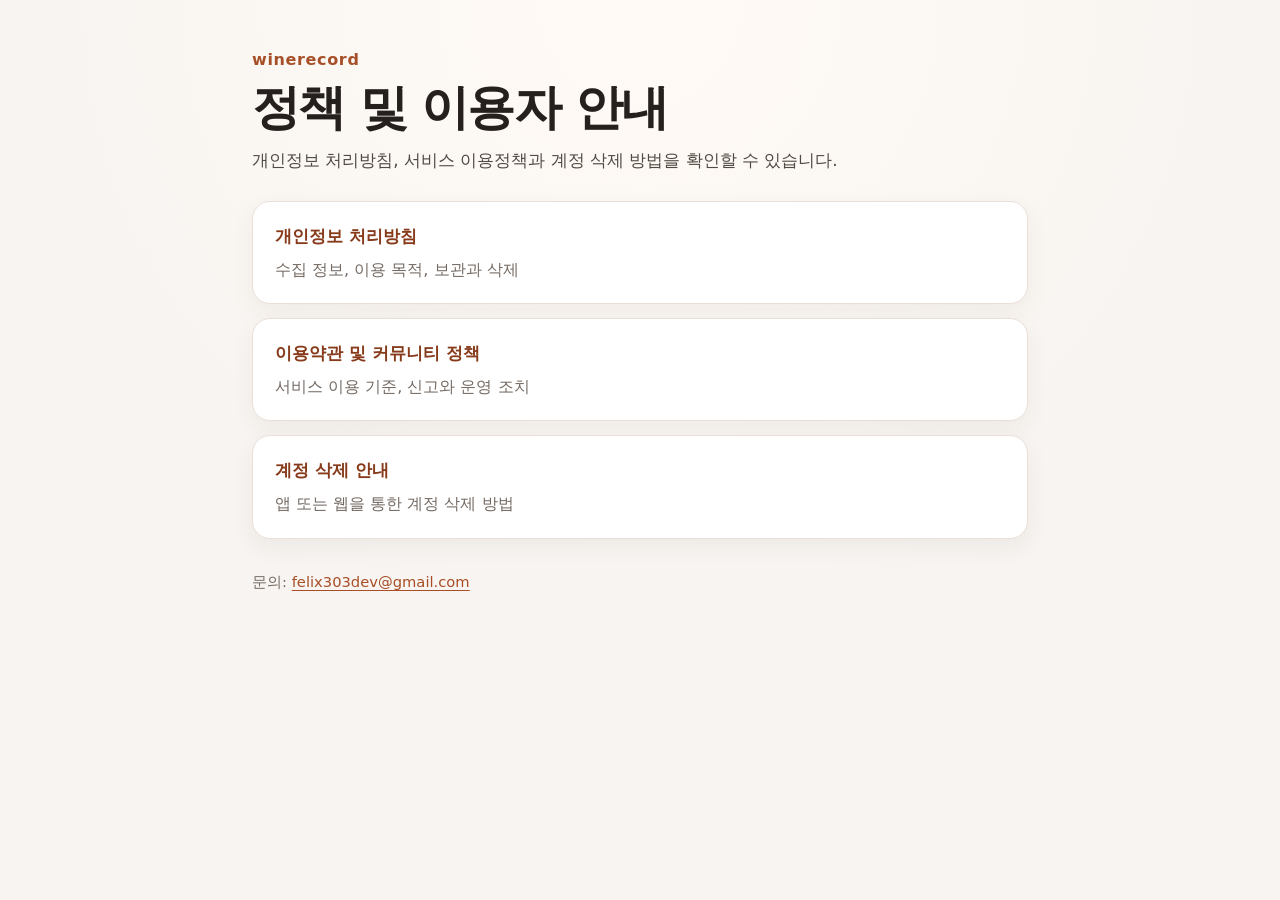
<file: index.html>
<!doctype html>
<html lang="ko">
<head>
  <meta charset="utf-8">
  <meta name="viewport" content="width=device-width,initial-scale=1">
  <meta name="description" content="winerecord 정책 및 계정 삭제 안내">
  <title>winerecord 정책 안내</title>
  <link rel="icon" type="image/png" href="favicon.png">
  <link rel="stylesheet" href="legal.css">
</head>
<body>
  <main>
    <header class="hero">
      <p class="eyebrow">winerecord</p>
      <h1>정책 및 이용자 안내</h1>
      <p class="lead">개인정보 처리방침, 서비스 이용정책과 계정 삭제 방법을 확인할 수 있습니다.</p>
    </header>
    <nav class="policy-grid" aria-label="정책 문서">
      <a class="policy-link" href="privacy.html">
        <strong>개인정보 처리방침</strong>
        <span>수집 정보, 이용 목적, 보관과 삭제</span>
      </a>
      <a class="policy-link" href="terms.html">
        <strong>이용약관 및 커뮤니티 정책</strong>
        <span>서비스 이용 기준, 신고와 운영 조치</span>
      </a>
      <a class="policy-link" href="delete-account.html">
        <strong>계정 삭제 안내</strong>
        <span>앱 또는 웹을 통한 계정 삭제 방법</span>
      </a>
    </nav>
    <footer>
      <p>문의: <a href="mailto:felix303dev@gmail.com">felix303dev@gmail.com</a></p>
    </footer>
  </main>
</body>
</html>
</file>
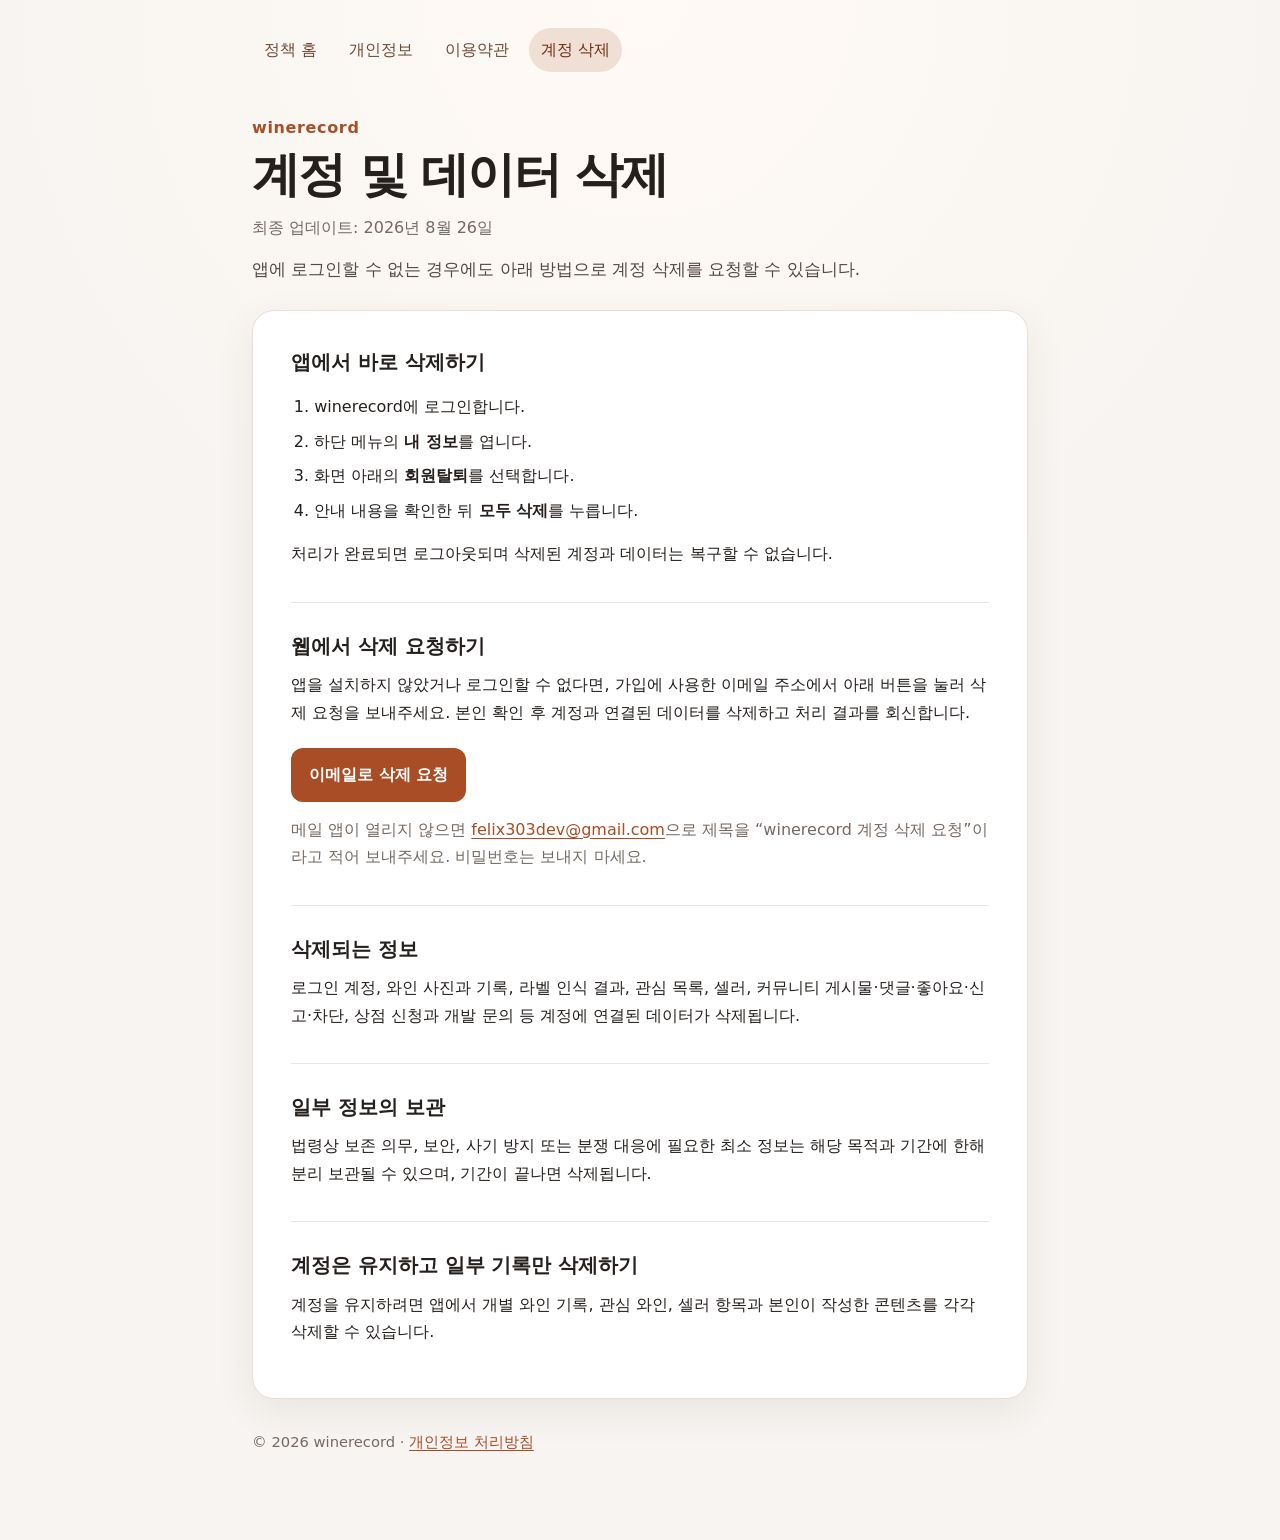
<file: delete-account.html>
<!doctype html>
<html lang="ko">
<head>
  <meta charset="utf-8">
  <meta name="viewport" content="width=device-width,initial-scale=1">
  <meta name="description" content="winerecord 계정 및 관련 데이터 삭제 안내">
  <title>winerecord 계정 삭제 안내</title>
  <link rel="icon" type="image/png" href="favicon.png">
  <link rel="stylesheet" href="legal.css">
</head>
<body>
  <main>
    <nav class="top-nav" aria-label="정책 문서 이동">
      <a href="index.html">정책 홈</a>
      <a href="privacy.html">개인정보</a>
      <a href="terms.html">이용약관</a>
      <a aria-current="page" href="delete-account.html">계정 삭제</a>
    </nav>
    <header class="hero">
      <p class="eyebrow">winerecord</p>
      <h1>계정 및 데이터 삭제</h1>
      <p class="date">최종 업데이트: 2026년 8월 26일</p>
      <p class="lead">앱에 로그인할 수 없는 경우에도 아래 방법으로 계정 삭제를 요청할 수 있습니다.</p>
    </header>
    <article class="card legal-content">
      <section>
        <h2>앱에서 바로 삭제하기</h2>
        <ol>
          <li>winerecord에 로그인합니다.</li>
          <li>하단 메뉴의 <strong>내 정보</strong>를 엽니다.</li>
          <li>화면 아래의 <strong>회원탈퇴</strong>를 선택합니다.</li>
          <li>안내 내용을 확인한 뒤 <strong>모두 삭제</strong>를 누릅니다.</li>
        </ol>
        <p>처리가 완료되면 로그아웃되며 삭제된 계정과 데이터는 복구할 수 없습니다.</p>
      </section>
      <section id="request">
        <h2>웹에서 삭제 요청하기</h2>
        <p>앱을 설치하지 않았거나 로그인할 수 없다면, 가입에 사용한 이메일 주소에서 아래 버튼을 눌러 삭제 요청을 보내주세요. 본인 확인 후 계정과 연결된 데이터를 삭제하고 처리 결과를 회신합니다.</p>
        <p class="actions"><a class="button" href="mailto:felix303dev@gmail.com?subject=winerecord%20계정%20삭제%20요청&amp;body=가입에%20사용한%20이메일%20주소에서%20보냅니다.%0A%0Awinerecord%20계정과%20연결된%20데이터의%20삭제를%20요청합니다.">이메일로 삭제 요청</a></p>
        <p class="hint">메일 앱이 열리지 않으면 <a href="mailto:felix303dev@gmail.com">felix303dev@gmail.com</a>으로 제목을 “winerecord 계정 삭제 요청”이라고 적어 보내주세요. 비밀번호는 보내지 마세요.</p>
      </section>
      <section>
        <h2>삭제되는 정보</h2>
        <p>로그인 계정, 와인 사진과 기록, 라벨 인식 결과, 관심 목록, 셀러, 커뮤니티 게시물·댓글·좋아요·신고·차단, 상점 신청과 개발 문의 등 계정에 연결된 데이터가 삭제됩니다.</p>
      </section>
      <section>
        <h2>일부 정보의 보관</h2>
        <p>법령상 보존 의무, 보안, 사기 방지 또는 분쟁 대응에 필요한 최소 정보는 해당 목적과 기간에 한해 분리 보관될 수 있으며, 기간이 끝나면 삭제됩니다.</p>
      </section>
      <section>
        <h2>계정은 유지하고 일부 기록만 삭제하기</h2>
        <p>계정을 유지하려면 앱에서 개별 와인 기록, 관심 와인, 셀러 항목과 본인이 작성한 콘텐츠를 각각 삭제할 수 있습니다.</p>
      </section>
    </article>
    <footer><p>© 2026 winerecord · <a href="privacy.html">개인정보 처리방침</a></p></footer>
  </main>
</body>
</html>
</file>
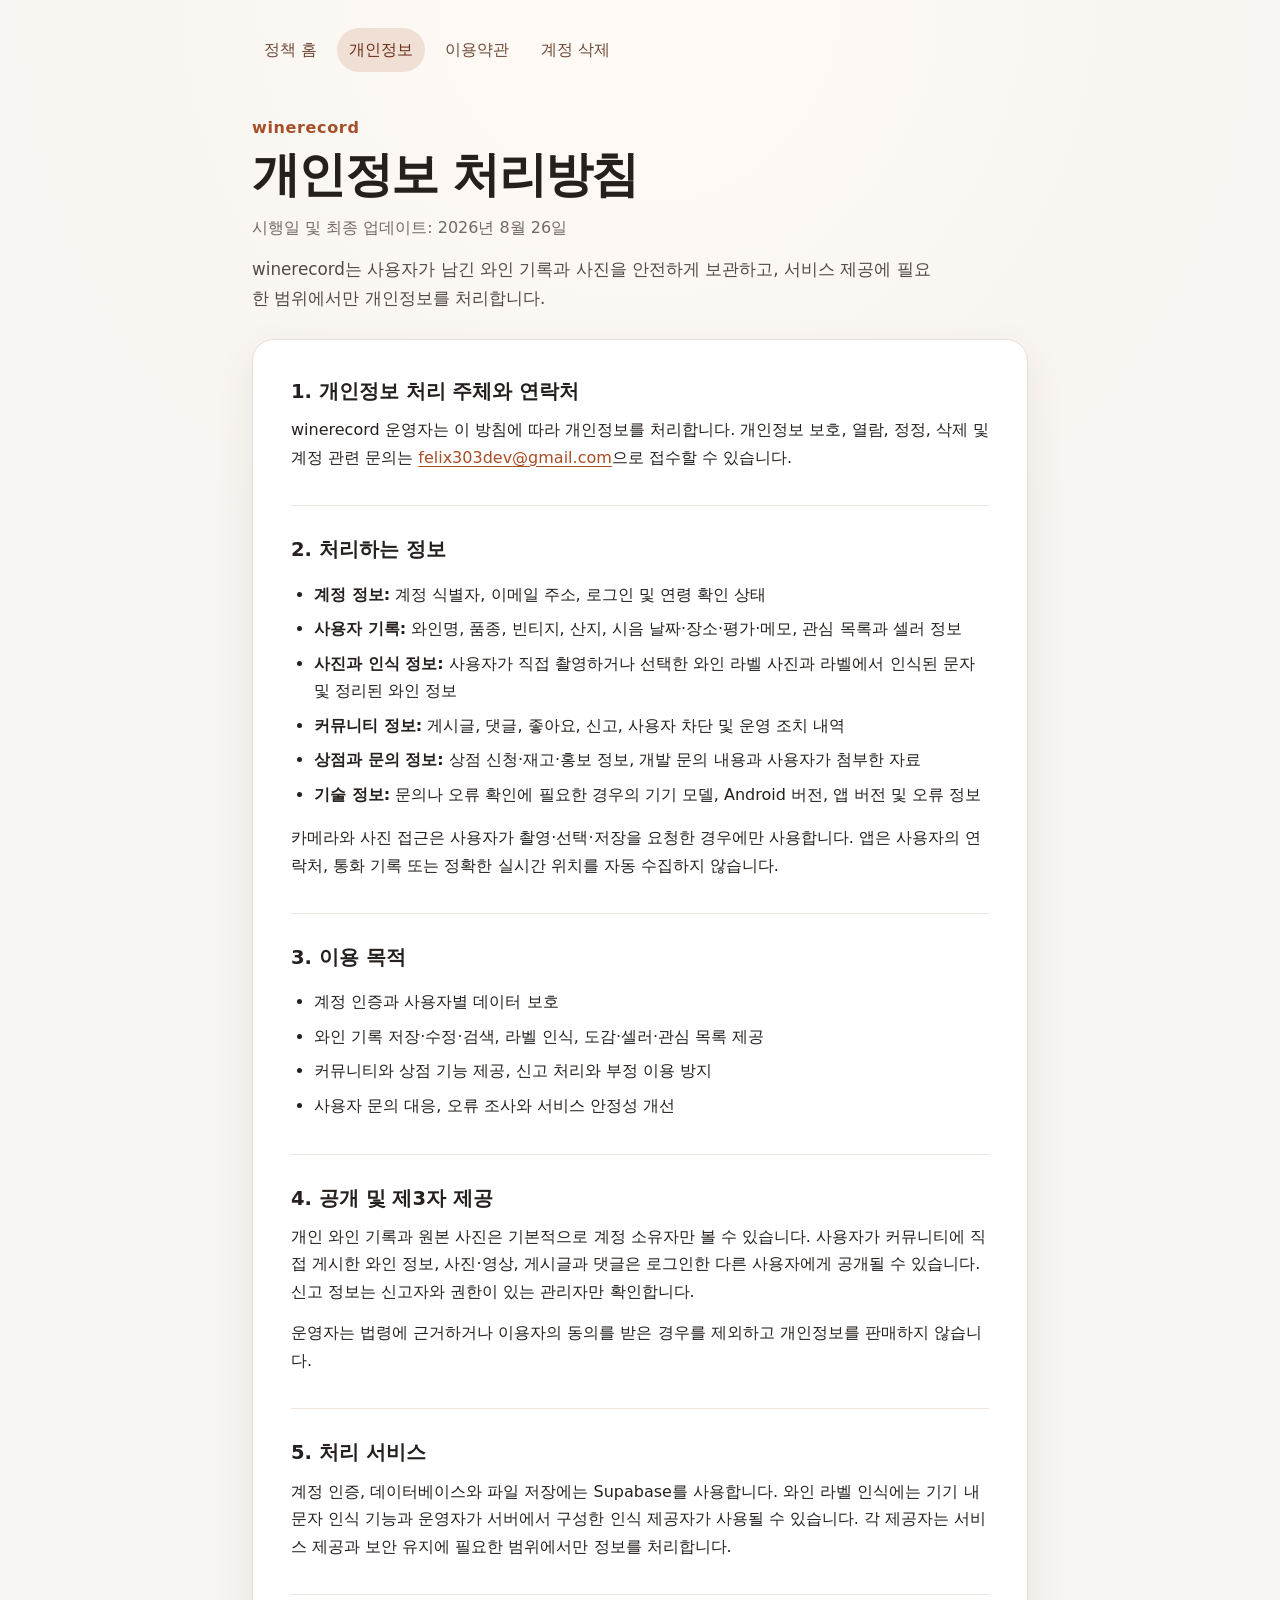
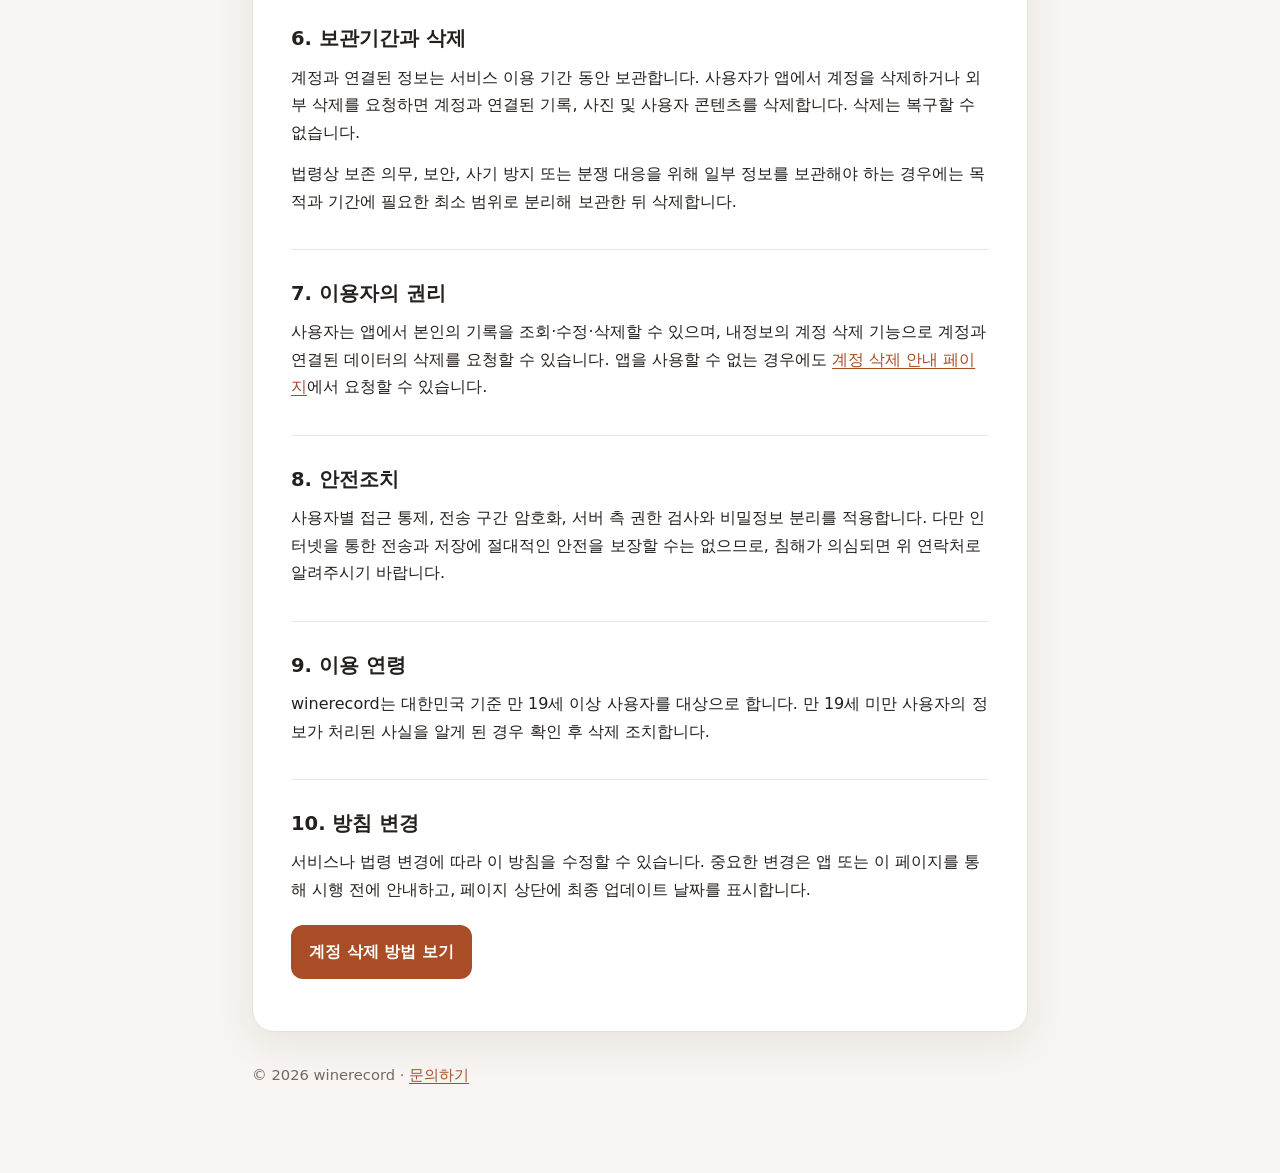
<file: privacy.html>
<!doctype html>
<html lang="ko">
<head>
  <meta charset="utf-8">
  <meta name="viewport" content="width=device-width,initial-scale=1">
  <meta name="description" content="winerecord 개인정보 처리방침">
  <title>winerecord 개인정보 처리방침</title>
  <link rel="icon" type="image/png" href="favicon.png">
  <link rel="stylesheet" href="legal.css">
</head>
<body>
  <main>
    <nav class="top-nav" aria-label="정책 문서 이동">
      <a href="index.html">정책 홈</a>
      <a aria-current="page" href="privacy.html">개인정보</a>
      <a href="terms.html">이용약관</a>
      <a href="delete-account.html">계정 삭제</a>
    </nav>
    <header class="hero">
      <p class="eyebrow">winerecord</p>
      <h1>개인정보 처리방침</h1>
      <p class="date">시행일 및 최종 업데이트: 2026년 8월 26일</p>
      <p class="lead">winerecord는 사용자가 남긴 와인 기록과 사진을 안전하게 보관하고, 서비스 제공에 필요한 범위에서만 개인정보를 처리합니다.</p>
    </header>
    <article class="card legal-content">
      <section>
        <h2>1. 개인정보 처리 주체와 연락처</h2>
        <p>winerecord 운영자는 이 방침에 따라 개인정보를 처리합니다. 개인정보 보호, 열람, 정정, 삭제 및 계정 관련 문의는 <a href="mailto:felix303dev@gmail.com">felix303dev@gmail.com</a>으로 접수할 수 있습니다.</p>
      </section>
      <section>
        <h2>2. 처리하는 정보</h2>
        <ul>
          <li><strong>계정 정보:</strong> 계정 식별자, 이메일 주소, 로그인 및 연령 확인 상태</li>
          <li><strong>사용자 기록:</strong> 와인명, 품종, 빈티지, 산지, 시음 날짜·장소·평가·메모, 관심 목록과 셀러 정보</li>
          <li><strong>사진과 인식 정보:</strong> 사용자가 직접 촬영하거나 선택한 와인 라벨 사진과 라벨에서 인식된 문자 및 정리된 와인 정보</li>
          <li><strong>커뮤니티 정보:</strong> 게시글, 댓글, 좋아요, 신고, 사용자 차단 및 운영 조치 내역</li>
          <li><strong>상점과 문의 정보:</strong> 상점 신청·재고·홍보 정보, 개발 문의 내용과 사용자가 첨부한 자료</li>
          <li><strong>기술 정보:</strong> 문의나 오류 확인에 필요한 경우의 기기 모델, Android 버전, 앱 버전 및 오류 정보</li>
        </ul>
        <p>카메라와 사진 접근은 사용자가 촬영·선택·저장을 요청한 경우에만 사용합니다. 앱은 사용자의 연락처, 통화 기록 또는 정확한 실시간 위치를 자동 수집하지 않습니다.</p>
      </section>
      <section>
        <h2>3. 이용 목적</h2>
        <ul>
          <li>계정 인증과 사용자별 데이터 보호</li>
          <li>와인 기록 저장·수정·검색, 라벨 인식, 도감·셀러·관심 목록 제공</li>
          <li>커뮤니티와 상점 기능 제공, 신고 처리와 부정 이용 방지</li>
          <li>사용자 문의 대응, 오류 조사와 서비스 안정성 개선</li>
        </ul>
      </section>
      <section>
        <h2>4. 공개 및 제3자 제공</h2>
        <p>개인 와인 기록과 원본 사진은 기본적으로 계정 소유자만 볼 수 있습니다. 사용자가 커뮤니티에 직접 게시한 와인 정보, 사진·영상, 게시글과 댓글은 로그인한 다른 사용자에게 공개될 수 있습니다. 신고 정보는 신고자와 권한이 있는 관리자만 확인합니다.</p>
        <p>운영자는 법령에 근거하거나 이용자의 동의를 받은 경우를 제외하고 개인정보를 판매하지 않습니다.</p>
      </section>
      <section>
        <h2>5. 처리 서비스</h2>
        <p>계정 인증, 데이터베이스와 파일 저장에는 Supabase를 사용합니다. 와인 라벨 인식에는 기기 내 문자 인식 기능과 운영자가 서버에서 구성한 인식 제공자가 사용될 수 있습니다. 각 제공자는 서비스 제공과 보안 유지에 필요한 범위에서만 정보를 처리합니다.</p>
      </section>
      <section>
        <h2>6. 보관기간과 삭제</h2>
        <p>계정과 연결된 정보는 서비스 이용 기간 동안 보관합니다. 사용자가 앱에서 계정을 삭제하거나 외부 삭제를 요청하면 계정과 연결된 기록, 사진 및 사용자 콘텐츠를 삭제합니다. 삭제는 복구할 수 없습니다.</p>
        <p>법령상 보존 의무, 보안, 사기 방지 또는 분쟁 대응을 위해 일부 정보를 보관해야 하는 경우에는 목적과 기간에 필요한 최소 범위로 분리해 보관한 뒤 삭제합니다.</p>
      </section>
      <section>
        <h2>7. 이용자의 권리</h2>
        <p>사용자는 앱에서 본인의 기록을 조회·수정·삭제할 수 있으며, 내정보의 계정 삭제 기능으로 계정과 연결된 데이터의 삭제를 요청할 수 있습니다. 앱을 사용할 수 없는 경우에도 <a href="delete-account.html">계정 삭제 안내 페이지</a>에서 요청할 수 있습니다.</p>
      </section>
      <section>
        <h2>8. 안전조치</h2>
        <p>사용자별 접근 통제, 전송 구간 암호화, 서버 측 권한 검사와 비밀정보 분리를 적용합니다. 다만 인터넷을 통한 전송과 저장에 절대적인 안전을 보장할 수는 없으므로, 침해가 의심되면 위 연락처로 알려주시기 바랍니다.</p>
      </section>
      <section>
        <h2>9. 이용 연령</h2>
        <p>winerecord는 대한민국 기준 만 19세 이상 사용자를 대상으로 합니다. 만 19세 미만 사용자의 정보가 처리된 사실을 알게 된 경우 확인 후 삭제 조치합니다.</p>
      </section>
      <section>
        <h2>10. 방침 변경</h2>
        <p>서비스나 법령 변경에 따라 이 방침을 수정할 수 있습니다. 중요한 변경은 앱 또는 이 페이지를 통해 시행 전에 안내하고, 페이지 상단에 최종 업데이트 날짜를 표시합니다.</p>
      </section>
      <p class="actions"><a class="button" href="delete-account.html">계정 삭제 방법 보기</a></p>
    </article>
    <footer><p>© 2026 winerecord · <a href="mailto:felix303dev@gmail.com">문의하기</a></p></footer>
  </main>
</body>
</html>
</file>
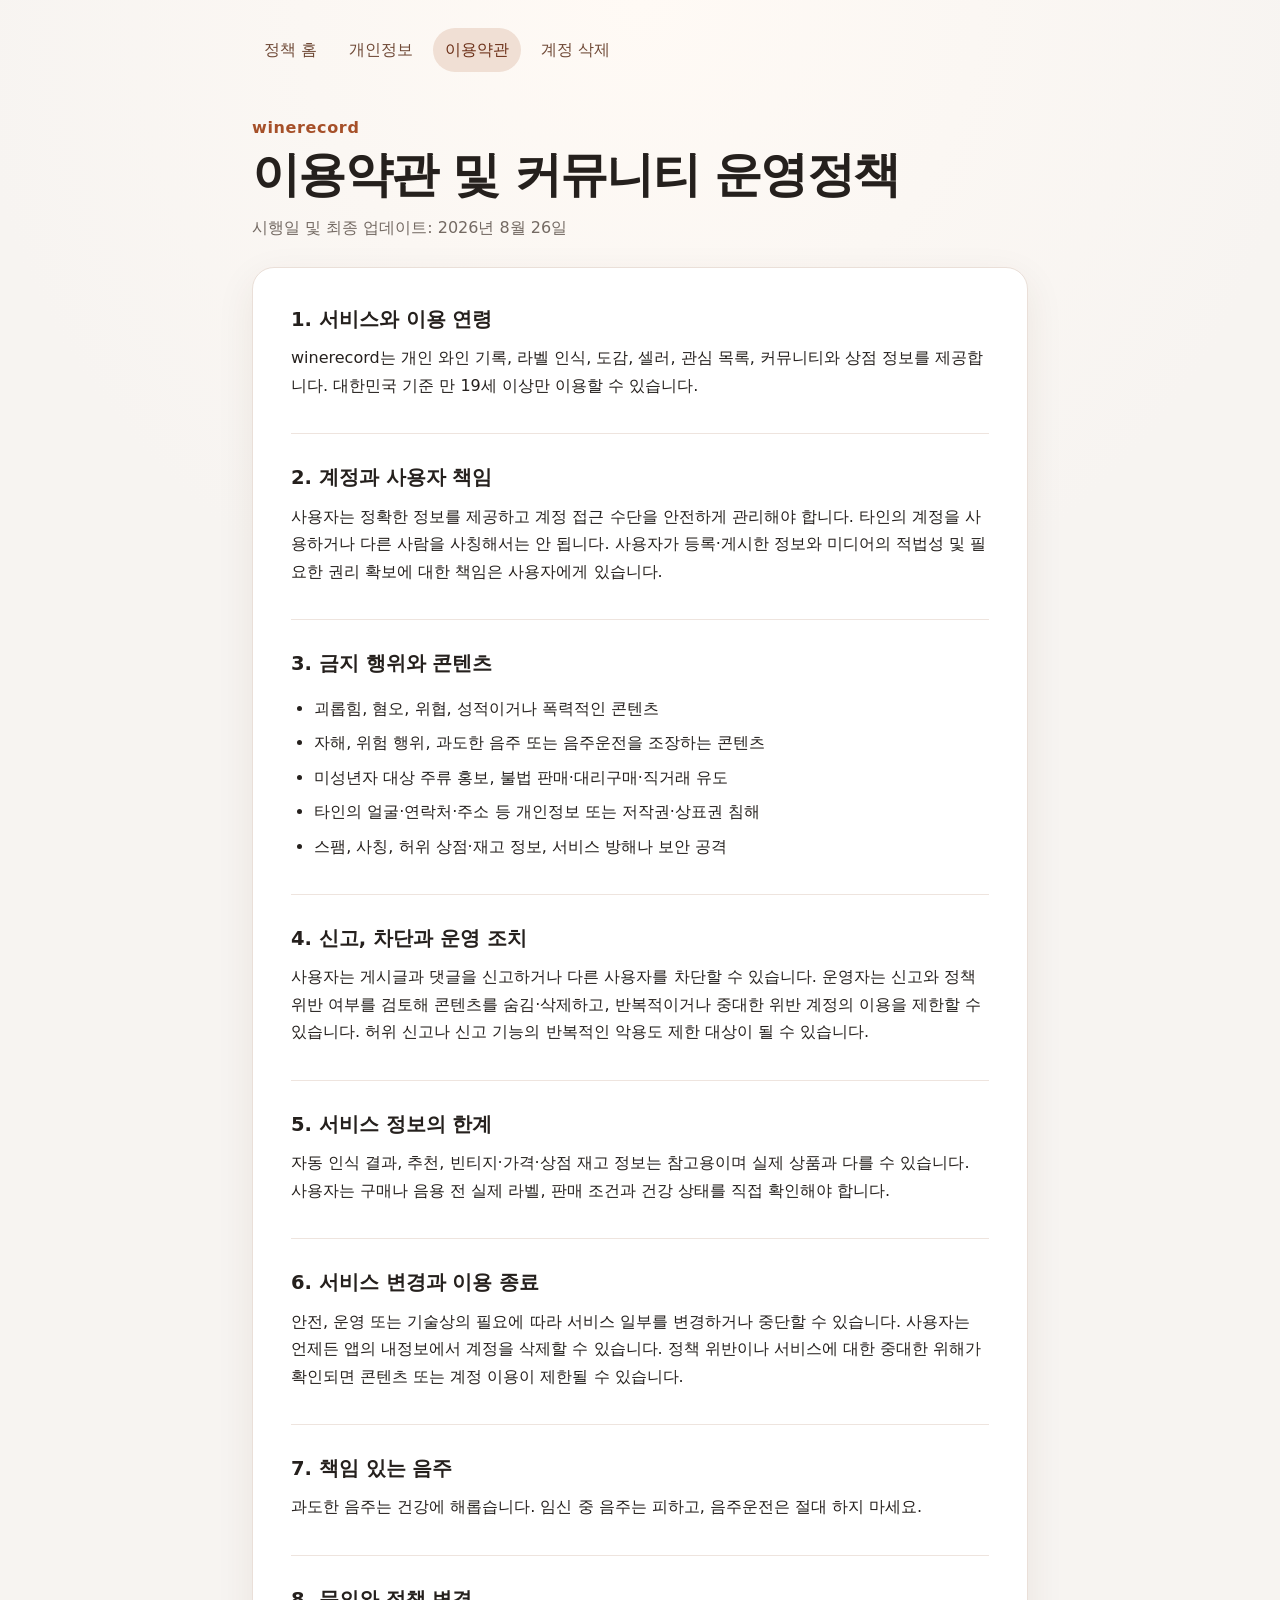
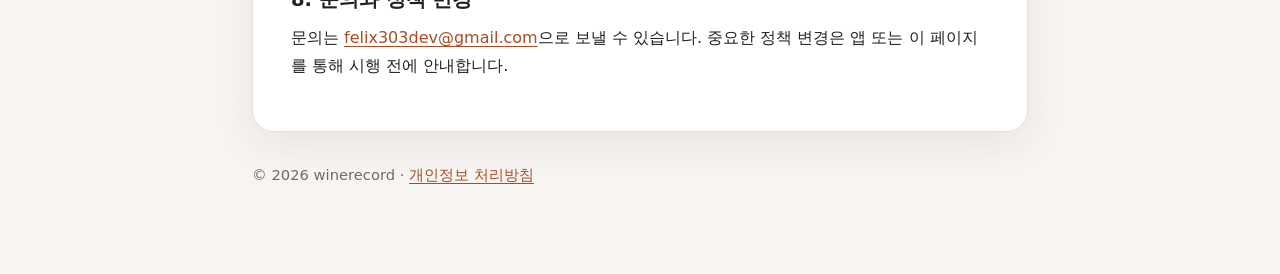
<file: terms.html>
<!doctype html>
<html lang="ko">
<head>
  <meta charset="utf-8">
  <meta name="viewport" content="width=device-width,initial-scale=1">
  <meta name="description" content="winerecord 이용약관 및 커뮤니티 운영정책">
  <title>winerecord 이용약관 및 커뮤니티 운영정책</title>
  <link rel="icon" type="image/png" href="favicon.png">
  <link rel="stylesheet" href="legal.css">
</head>
<body>
  <main>
    <nav class="top-nav" aria-label="정책 문서 이동">
      <a href="index.html">정책 홈</a>
      <a href="privacy.html">개인정보</a>
      <a aria-current="page" href="terms.html">이용약관</a>
      <a href="delete-account.html">계정 삭제</a>
    </nav>
    <header class="hero">
      <p class="eyebrow">winerecord</p>
      <h1>이용약관 및 커뮤니티 운영정책</h1>
      <p class="date">시행일 및 최종 업데이트: 2026년 8월 26일</p>
    </header>
    <article class="card legal-content">
      <section>
        <h2>1. 서비스와 이용 연령</h2>
        <p>winerecord는 개인 와인 기록, 라벨 인식, 도감, 셀러, 관심 목록, 커뮤니티와 상점 정보를 제공합니다. 대한민국 기준 만 19세 이상만 이용할 수 있습니다.</p>
      </section>
      <section>
        <h2>2. 계정과 사용자 책임</h2>
        <p>사용자는 정확한 정보를 제공하고 계정 접근 수단을 안전하게 관리해야 합니다. 타인의 계정을 사용하거나 다른 사람을 사칭해서는 안 됩니다. 사용자가 등록·게시한 정보와 미디어의 적법성 및 필요한 권리 확보에 대한 책임은 사용자에게 있습니다.</p>
      </section>
      <section>
        <h2>3. 금지 행위와 콘텐츠</h2>
        <ul>
          <li>괴롭힘, 혐오, 위협, 성적이거나 폭력적인 콘텐츠</li>
          <li>자해, 위험 행위, 과도한 음주 또는 음주운전을 조장하는 콘텐츠</li>
          <li>미성년자 대상 주류 홍보, 불법 판매·대리구매·직거래 유도</li>
          <li>타인의 얼굴·연락처·주소 등 개인정보 또는 저작권·상표권 침해</li>
          <li>스팸, 사칭, 허위 상점·재고 정보, 서비스 방해나 보안 공격</li>
        </ul>
      </section>
      <section>
        <h2>4. 신고, 차단과 운영 조치</h2>
        <p>사용자는 게시글과 댓글을 신고하거나 다른 사용자를 차단할 수 있습니다. 운영자는 신고와 정책 위반 여부를 검토해 콘텐츠를 숨김·삭제하고, 반복적이거나 중대한 위반 계정의 이용을 제한할 수 있습니다. 허위 신고나 신고 기능의 반복적인 악용도 제한 대상이 될 수 있습니다.</p>
      </section>
      <section>
        <h2>5. 서비스 정보의 한계</h2>
        <p>자동 인식 결과, 추천, 빈티지·가격·상점 재고 정보는 참고용이며 실제 상품과 다를 수 있습니다. 사용자는 구매나 음용 전 실제 라벨, 판매 조건과 건강 상태를 직접 확인해야 합니다.</p>
      </section>
      <section>
        <h2>6. 서비스 변경과 이용 종료</h2>
        <p>안전, 운영 또는 기술상의 필요에 따라 서비스 일부를 변경하거나 중단할 수 있습니다. 사용자는 언제든 앱의 내정보에서 계정을 삭제할 수 있습니다. 정책 위반이나 서비스에 대한 중대한 위해가 확인되면 콘텐츠 또는 계정 이용이 제한될 수 있습니다.</p>
      </section>
      <section>
        <h2>7. 책임 있는 음주</h2>
        <p>과도한 음주는 건강에 해롭습니다. 임신 중 음주는 피하고, 음주운전은 절대 하지 마세요.</p>
      </section>
      <section>
        <h2>8. 문의와 정책 변경</h2>
        <p>문의는 <a href="mailto:felix303dev@gmail.com">felix303dev@gmail.com</a>으로 보낼 수 있습니다. 중요한 정책 변경은 앱 또는 이 페이지를 통해 시행 전에 안내합니다.</p>
      </section>
    </article>
    <footer><p>© 2026 winerecord · <a href="privacy.html">개인정보 처리방침</a></p></footer>
  </main>
</body>
</html>
</file>
<file: legal.css>
:root {
  color-scheme: light dark;
  font-family: system-ui, -apple-system, "Segoe UI", sans-serif;
  background: #f7f4f1;
  color: #25201d;
}

* { box-sizing: border-box; }

body {
  margin: 0;
  background: radial-gradient(circle at top, #fffaf5 0, #f7f4f1 42rem);
  color: #25201d;
  line-height: 1.72;
}

main {
  max-width: 820px;
  margin: 0 auto;
  padding: 28px 22px 72px;
}

.top-nav {
  display: flex;
  flex-wrap: wrap;
  gap: 8px;
  margin-bottom: 42px;
}

.top-nav a {
  padding: 8px 12px;
  border-radius: 999px;
  color: #6f4936;
  text-decoration: none;
}

.top-nav a:hover,
.top-nav a:focus-visible,
.top-nav a[aria-current="page"] {
  background: #f0dfd4;
  color: #6b2f17;
}

.hero { margin: 18px 0 26px; }
.eyebrow { margin: 0 0 4px; color: #a65029; font-weight: 800; letter-spacing: .04em; }
h1 { margin: 0 0 10px; font-size: clamp(2rem, 6vw, 3rem); line-height: 1.22; letter-spacing: -.035em; }
h2 { margin: 0 0 10px; font-size: 1.22rem; line-height: 1.45; }
p { margin: 0 0 14px; }
ul, ol { padding-left: 1.45rem; }
li { margin: 7px 0; }
.date, .hint { color: #746a63; }
.lead { max-width: 680px; color: #514943; font-size: 1.05rem; }

.card {
  background: #fff;
  border: 1px solid #eadfd8;
  border-radius: 22px;
  padding: clamp(22px, 5vw, 38px);
  box-shadow: 0 12px 38px rgba(76, 45, 27, .08);
}

.legal-content section + section {
  margin-top: 34px;
  padding-top: 30px;
  border-top: 1px solid #eee4de;
}

a { color: #a84d25; text-underline-offset: 3px; }
a:focus-visible { outline: 3px solid #e5a17d; outline-offset: 3px; }
.actions { margin-top: 22px; }
.button {
  display: inline-block;
  padding: 13px 18px;
  border-radius: 12px;
  background: #a84d25;
  color: #fff;
  text-decoration: none;
  font-weight: 750;
}
.button:hover { background: #843817; }

.policy-grid { display: grid; gap: 14px; }
.policy-link {
  display: grid;
  gap: 4px;
  padding: 20px 22px;
  border: 1px solid #eadfd8;
  border-radius: 18px;
  background: #fff;
  color: #25201d;
  text-decoration: none;
  box-shadow: 0 8px 24px rgba(76, 45, 27, .06);
}
.policy-link:hover { border-color: #d89c7d; transform: translateY(-1px); }
.policy-link strong { color: #873b1b; font-size: 1.08rem; }
.policy-link span { color: #746a63; }

footer { margin-top: 30px; color: #746a63; font-size: .92rem; }

@media (prefers-color-scheme: dark) {
  :root { background: #171412; color: #f5eee9; }
  body { background: radial-gradient(circle at top, #241a16 0, #171412 42rem); color: #f5eee9; }
  .card, .policy-link { background: #211d1a; border-color: #3c332e; color: #f5eee9; }
  .lead, .date, .hint, footer, .policy-link span { color: #c9bdb5; }
  .policy-link strong, a { color: #f0a27d; }
  .top-nav a { color: #e3b49e; }
  .top-nav a:hover, .top-nav a:focus-visible, .top-nav a[aria-current="page"] { background: #482a1d; color: #ffc0a1; }
  .legal-content section + section { border-color: #3c332e; }
  .button { color: #fff; }
}

@media (max-width: 520px) {
  main { padding: 20px 16px 48px; }
  .top-nav { margin-bottom: 30px; }
  .top-nav a { padding: 7px 9px; font-size: .92rem; }
}

@media print {
  body { background: #fff; color: #000; }
  .top-nav, .button { display: none; }
  main { max-width: none; padding: 0; }
  .card { border: 0; box-shadow: none; padding: 0; }
}
</file>
